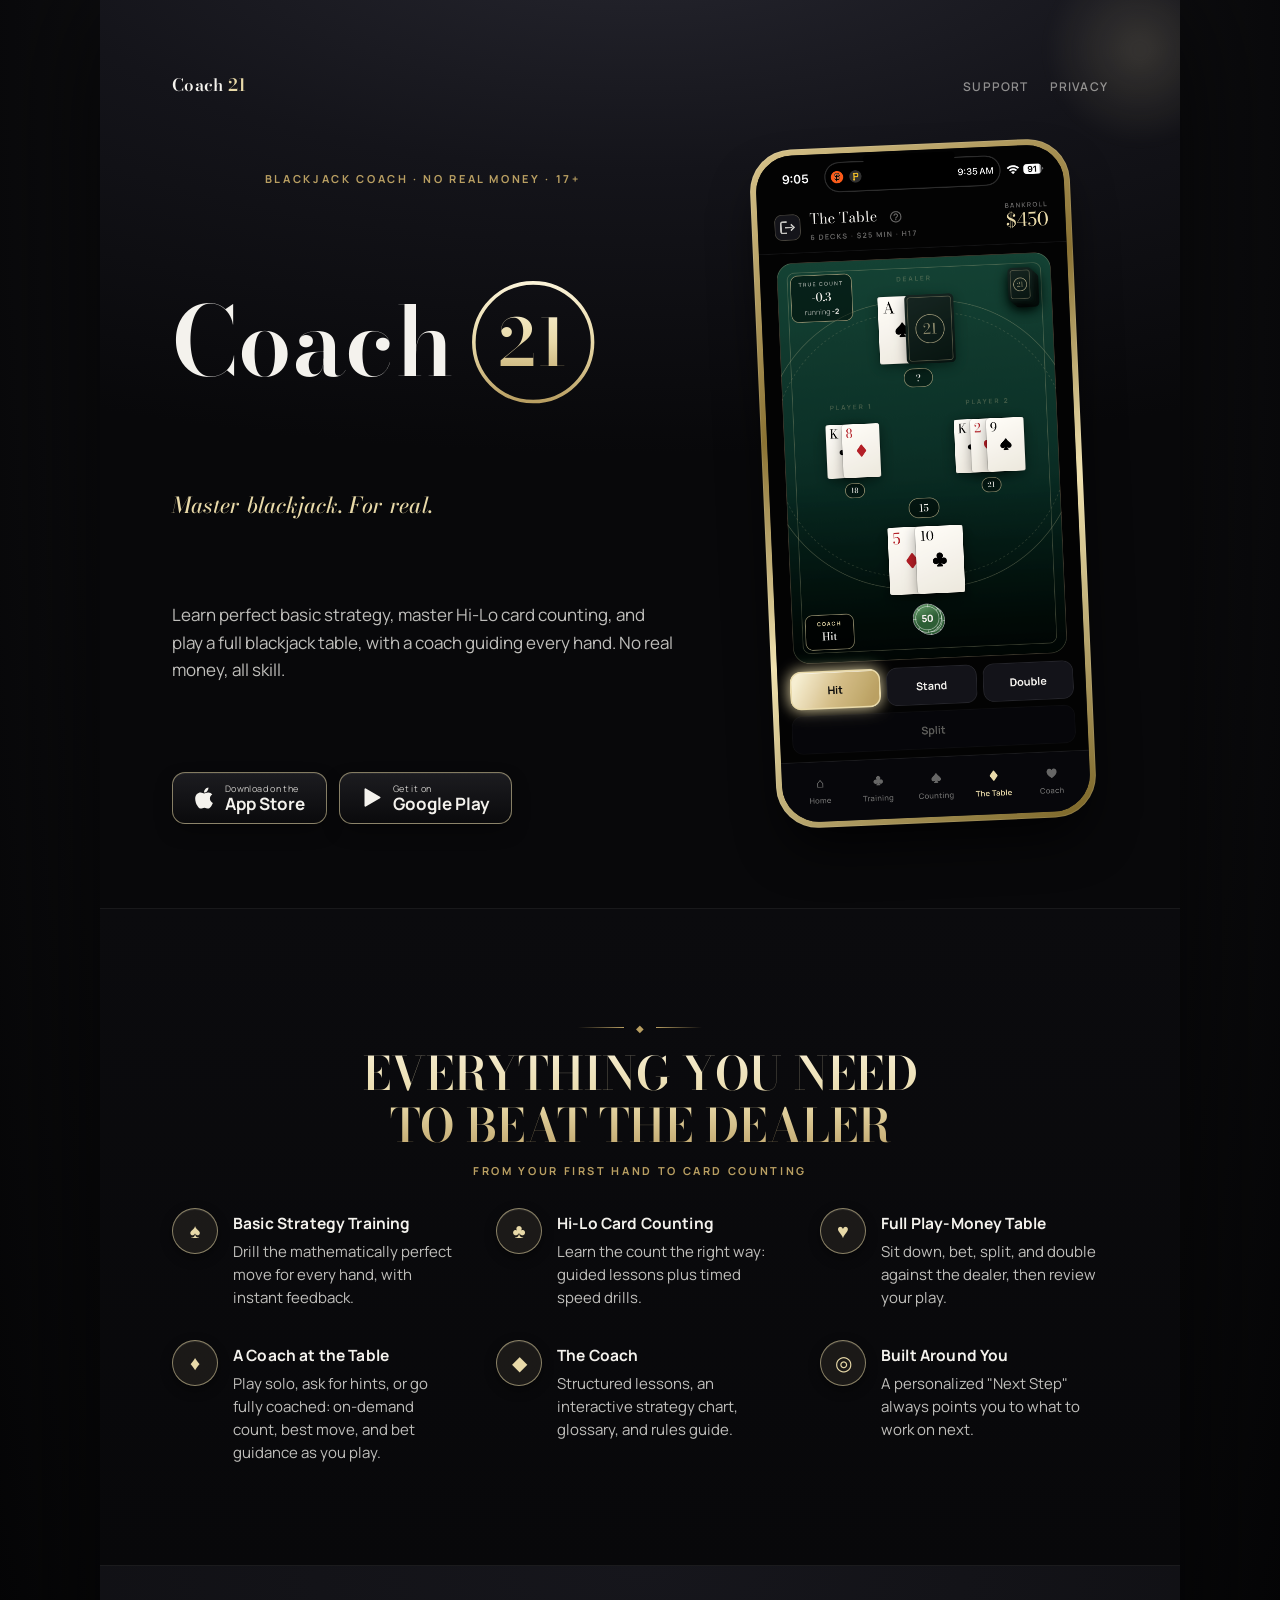
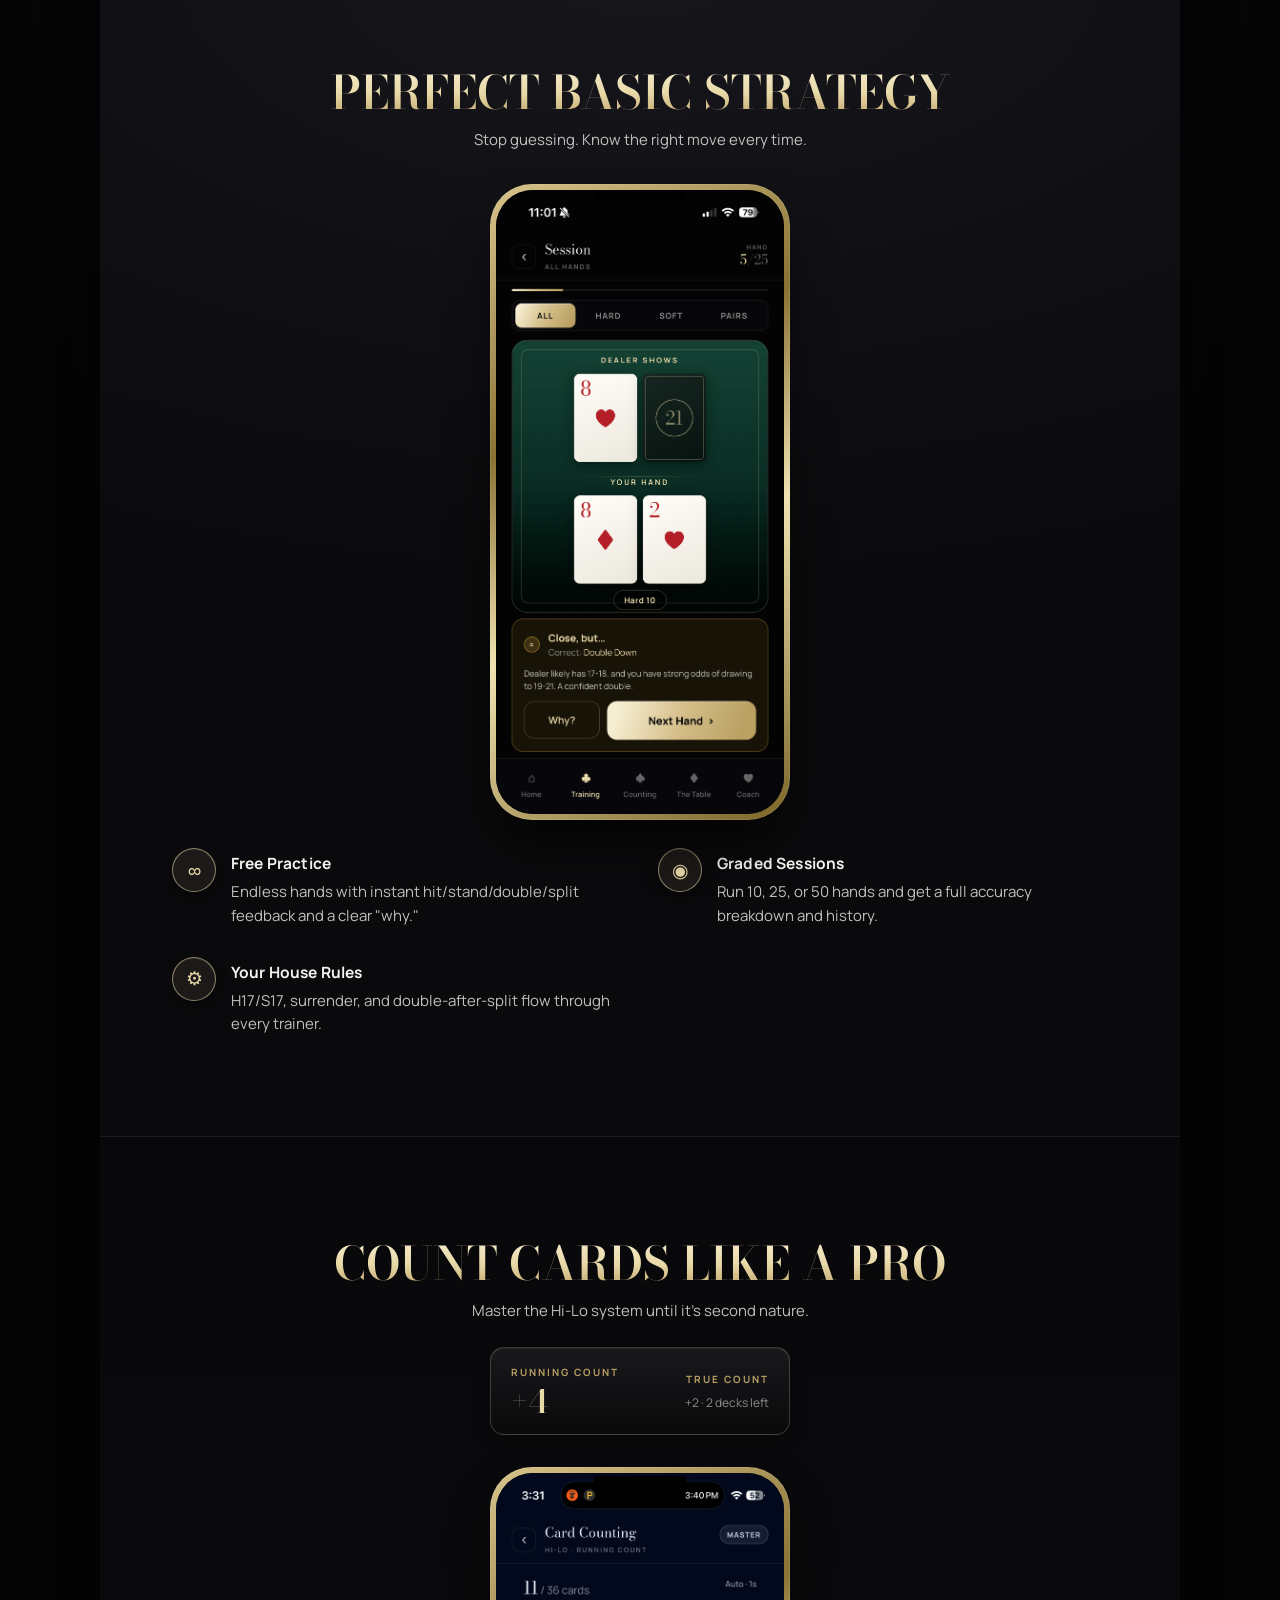
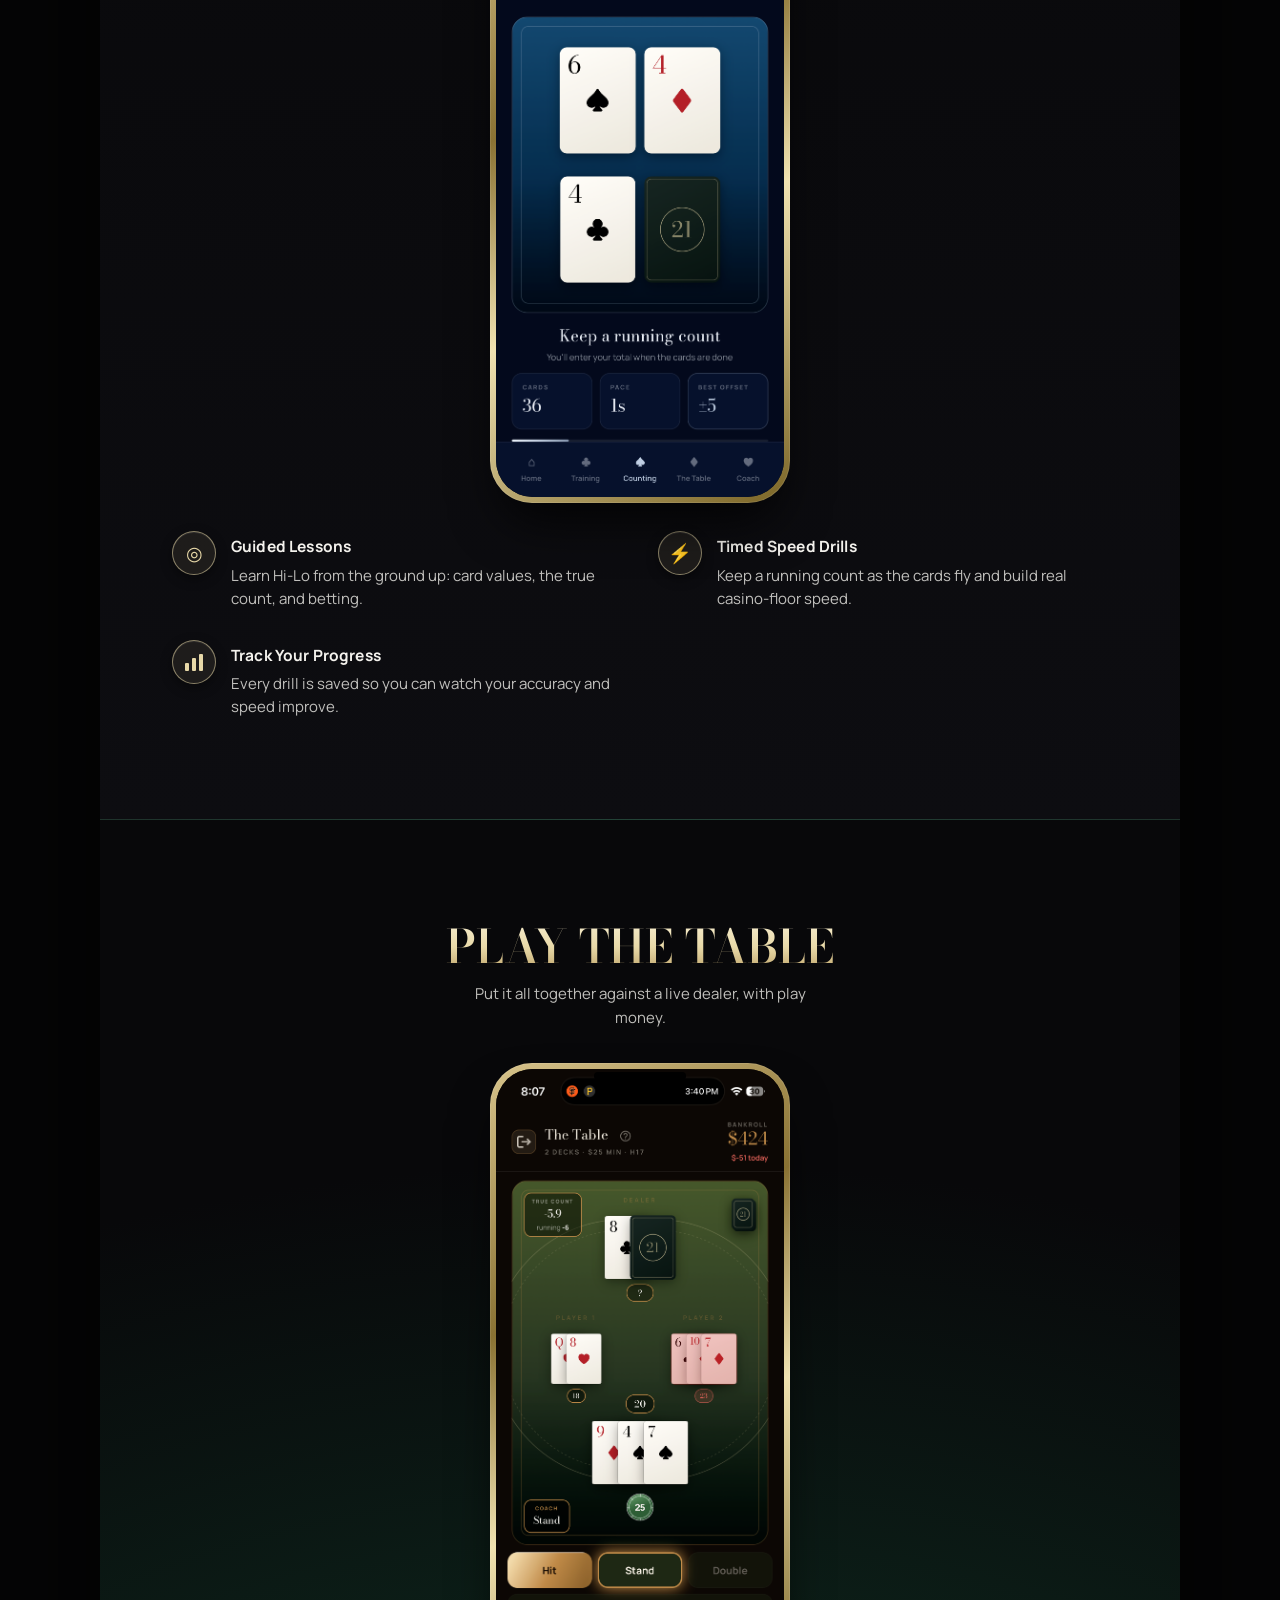
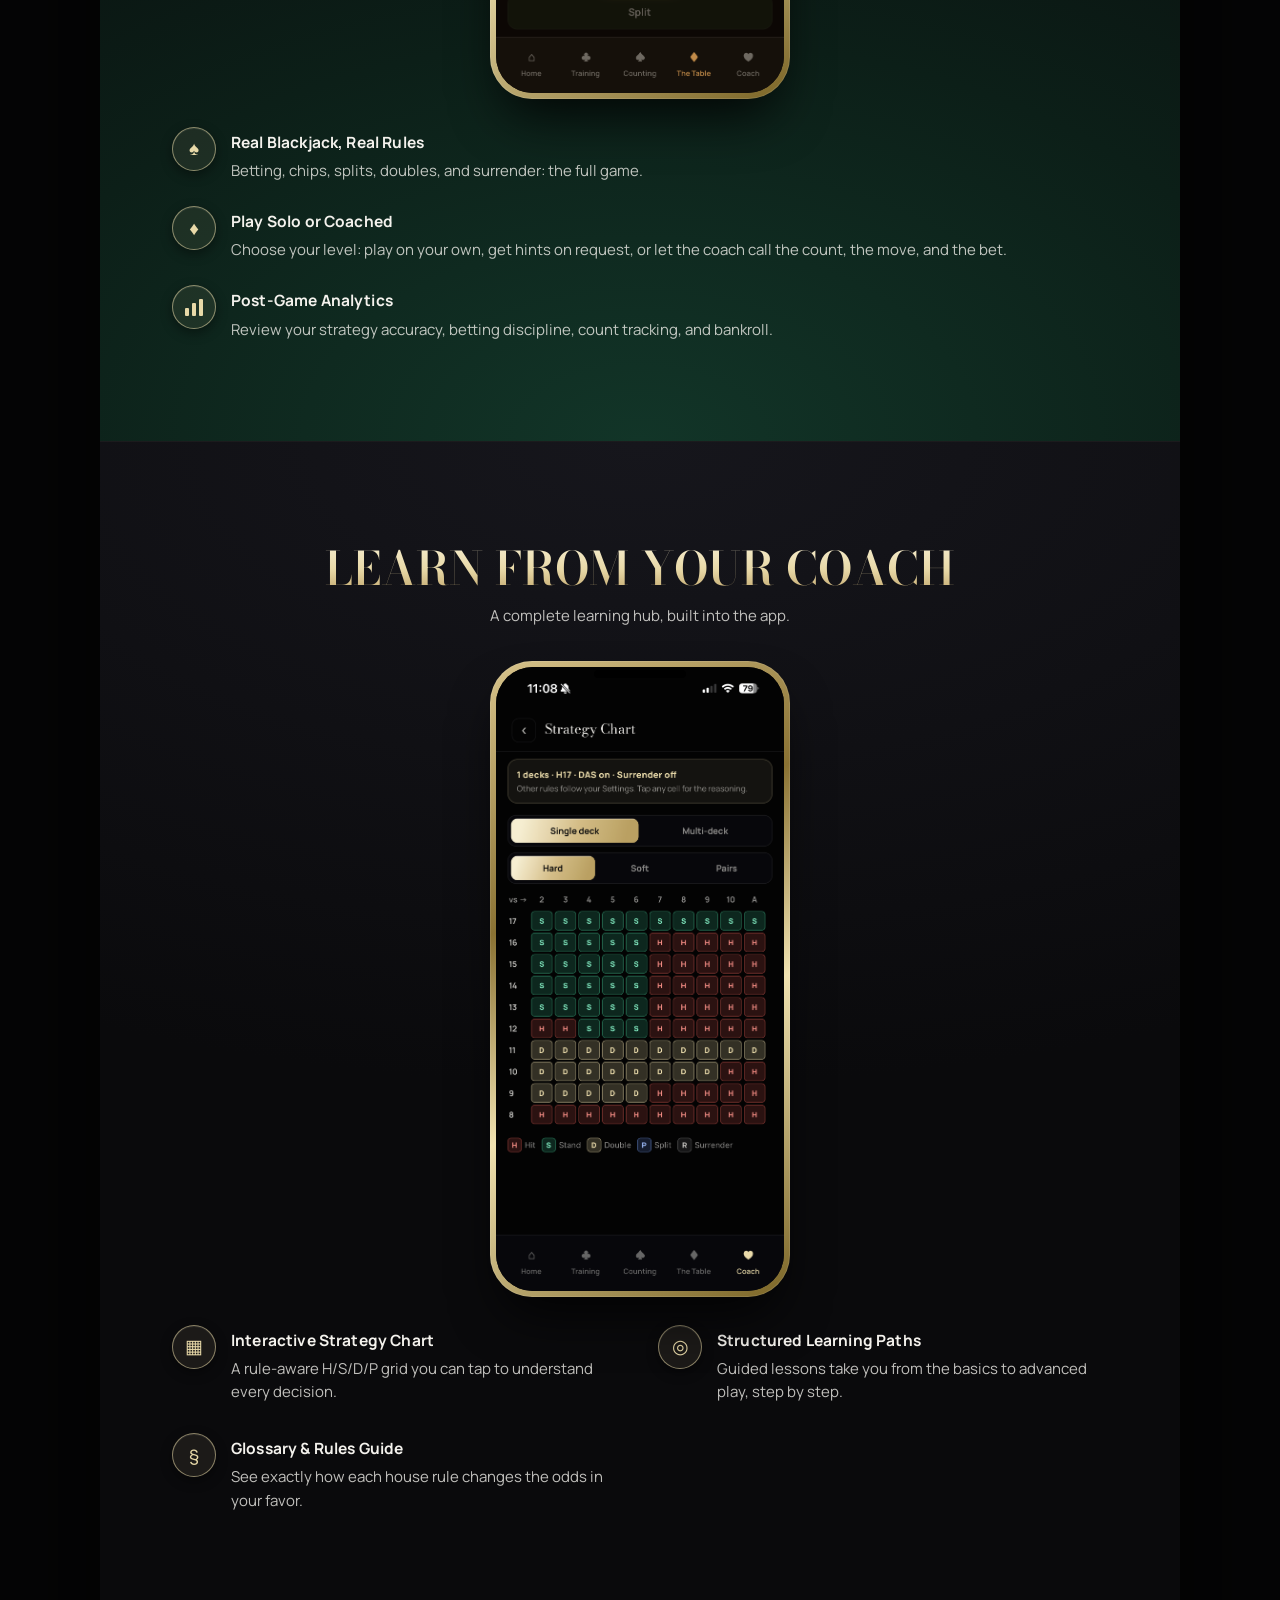
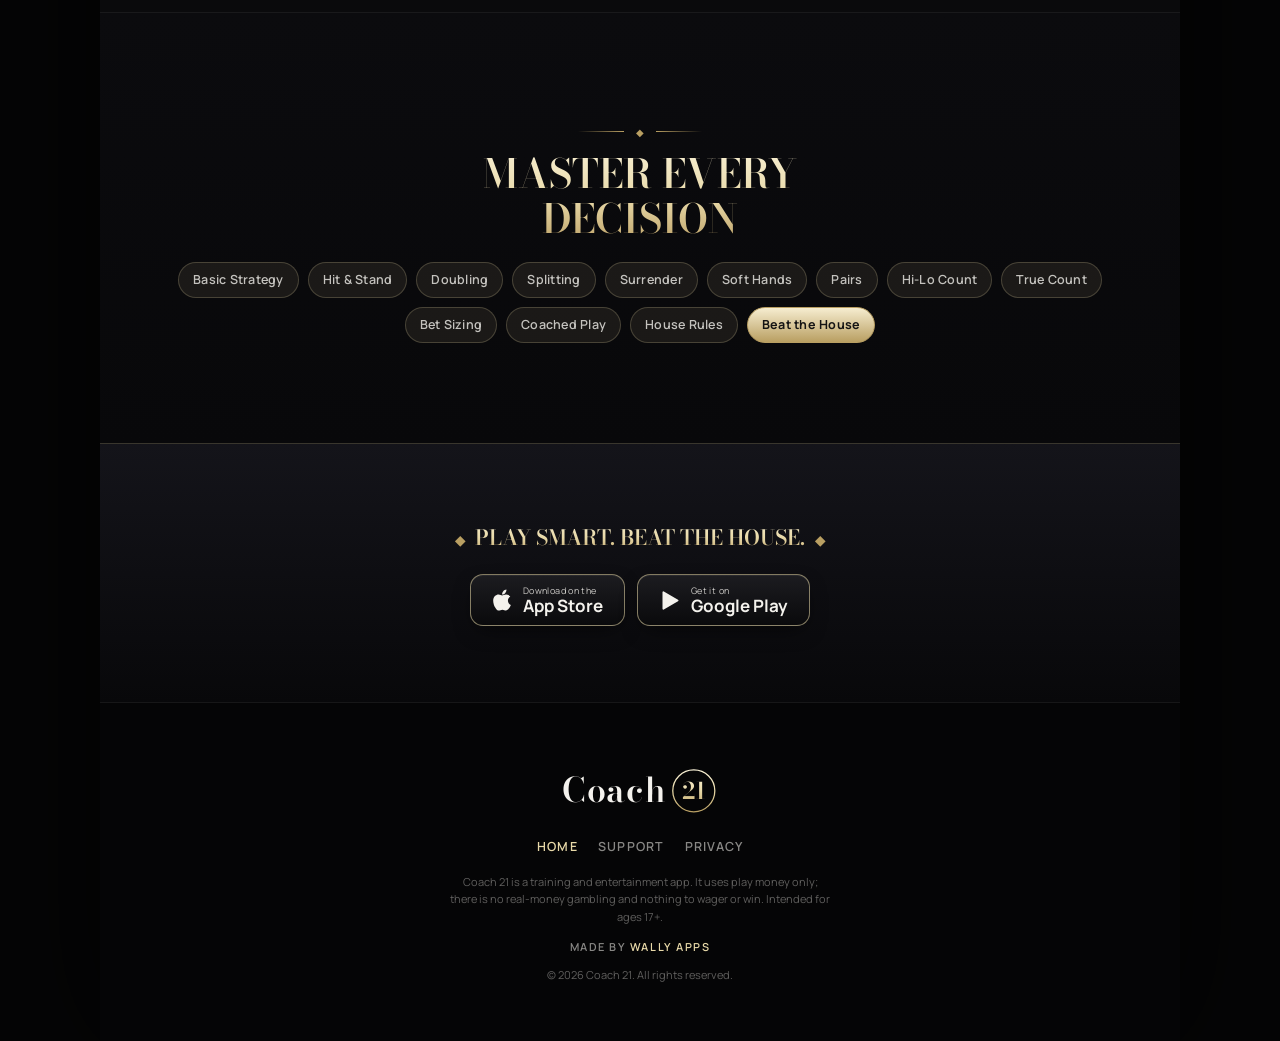
<file: index.html>
<!DOCTYPE html>
<html lang="en">
<head>
<meta charset="UTF-8" />
<meta name="viewport" content="width=device-width, initial-scale=1, viewport-fit=cover" />
<title>Coach 21 | Learn Blackjack: Strategy, Counting &amp; Coached Play</title>
<meta name="description" content="Coach 21 is a complete blackjack coach for iPhone and Android. Master perfect basic strategy, learn Hi-Lo card counting, and play a full play-money table, with a coach guiding every hand. No real money, all skill." />
<meta name="theme-color" content="#0A0A0B" />
<link rel="icon" href="images/app-icon.png" />
<link rel="apple-touch-icon" href="images/app-icon.png" />
<link rel="preconnect" href="https://fonts.googleapis.com" />
<link rel="preconnect" href="https://fonts.gstatic.com" crossorigin />
<link href="https://fonts.googleapis.com/css2?family=Bodoni+Moda:ital,opsz,wght@0,6..96,400..700;1,6..96,400..600&family=Manrope:wght@400..800&display=swap" rel="stylesheet" />
<link rel="stylesheet" href="styles.css?v=2" />
</head>
<body>

<div class="col col-home">

  <!-- ============ HERO ============ -->
  <section class="section hero">
    <div class="bokeh" aria-hidden="true"></div>

    <header class="hero-header">
      <a href="index.html" class="wordmark-sm wordmark"><span class="co">Coach</span> <span class="num">21</span></a>
      <nav>
        <a href="support.html">Support</a>
        <a href="privacy.html">Privacy</a>
      </nav>
    </header>

    <div class="hero-inner">
      <div class="eyebrow hero-eyebrow">Blackjack Coach · No Real Money · 17+</div>

      <h1 class="h1-wordmark wordmark"><span class="co">Coach</span><svg class="ring21" viewBox="0 0 120 120" role="img" aria-label="21"><defs><linearGradient id="f21a" x1="0" y1="0" x2="0" y2="1"><stop offset="0" stop-color="#FBF3D8"/><stop offset=".5" stop-color="#E8D9A8"/><stop offset="1" stop-color="#B99F62"/></linearGradient></defs><circle cx="60" cy="60" r="53" fill="none" stroke="url(#f21a)" stroke-width="3.2"/><text x="60" y="60" text-anchor="middle" dominant-baseline="central" font-family="'Bodoni Moda', Georgia, serif" font-weight="600" font-size="58" fill="url(#f21a)">21</text></svg></h1>

      <div class="subhead">Master blackjack. For real.</div>

      <p class="tagline">Learn perfect basic strategy, master Hi-Lo card counting, and play a full blackjack table, with a coach guiding every hand. No real money, all skill.</p>

      <div class="store-badges">
        <a class="appstore-badge pulse" data-appstore href="#" aria-label="Download Coach 21 on the App Store">
          <svg class="apple" width="20" height="24" viewBox="0 0 384 512" xmlns="http://www.w3.org/2000/svg" aria-hidden="true"><path d="M318.7 268.7c-.2-36.7 16.4-64.4 50-84.8-18.8-26.9-47.2-41.7-84.7-44.6-35.5-2.8-74.3 20.7-88.5 20.7-15 0-49.4-19.7-76.4-19.7C63.3 141.2 4 184.8 4 273.5q0 39.3 14.4 81.2c12.8 36.7 59 126.7 107.2 125.2 25.2-.6 43-17.9 75.8-17.9 31.8 0 48.3 17.9 76.4 17.9 48.6-.7 90.4-82.5 102.6-119.3-65.2-30.7-61.7-90-61.7-91.9zm-56.6-164.2c27.3-32.4 24.8-61.9 24-72.5-24.1 1.4-52 16.4-67.9 34.9-17.5 19.8-27.8 44.3-25.6 71.9 26.1 2 49.9-11.4 69.5-34.3z"/></svg>
          <span class="stack"><span class="top">Download on the</span><span class="bot">App Store</span></span>
        </a>
        <a class="appstore-badge" data-playstore href="#" aria-label="Get Coach 21 on Google Play">
          <svg class="gplay" width="21" height="23" viewBox="0 0 24 24" xmlns="http://www.w3.org/2000/svg" aria-hidden="true"><path d="M4 2.5v19a1 1 0 0 0 1.52.86l16.2-9.5a1 1 0 0 0 0-1.72L5.52 1.64A1 1 0 0 0 4 2.5z"/></svg>
          <span class="stack"><span class="top">Get it on</span><span class="bot">Google Play</span></span>
        </a>
      </div>

      <div class="phone float" role="img" aria-label="Coach 21 home dashboard">
        <div class="island" aria-hidden="true"></div>
        <div class="screen">
          <img src="images/screenshot-home.png" alt="Coach 21 home dashboard" />
        </div>
      </div>
    </div>
  </section>

  <!-- ============ FEATURES ============ -->
  <section class="section features">
    <div class="flourish"><span class="rule l"></span><span class="diamond">◆</span><span class="rule r"></span></div>
    <h2 class="h2 section-title-gradient">EVERYTHING YOU NEED<br>TO BEAT THE DEALER</h2>
    <div class="eyebrow" style="text-align:center;margin-top:8px;">From your first hand to card counting</div>

    <div class="feature-list" style="margin-top:28px;">
      <div class="feature-row">
        <div class="icon-circle">♠</div>
        <div>
          <div class="feature-title">Basic Strategy Training</div>
          <div class="feature-body">Drill the mathematically perfect move for every hand, with instant feedback.</div>
        </div>
      </div>
      <div class="feature-row">
        <div class="icon-circle">♣</div>
        <div>
          <div class="feature-title">Hi-Lo Card Counting</div>
          <div class="feature-body">Learn the count the right way: guided lessons plus timed speed drills.</div>
        </div>
      </div>
      <div class="feature-row">
        <div class="icon-circle">♥</div>
        <div>
          <div class="feature-title">Full Play-Money Table</div>
          <div class="feature-body">Sit down, bet, split, and double against the dealer, then review your play.</div>
        </div>
      </div>
      <div class="feature-row">
        <div class="icon-circle">♦</div>
        <div>
          <div class="feature-title">A Coach at the Table</div>
          <div class="feature-body">Play solo, ask for hints, or go fully coached: on-demand count, best move, and bet guidance as you play.</div>
        </div>
      </div>
      <div class="feature-row">
        <div class="icon-circle">◆</div>
        <div>
          <div class="feature-title">The Coach</div>
          <div class="feature-body">Structured lessons, an interactive strategy chart, glossary, and rules guide.</div>
        </div>
      </div>
      <div class="feature-row">
        <div class="icon-circle">◎</div>
        <div>
          <div class="feature-title">Built Around You</div>
          <div class="feature-body">A personalized "Next Step" always points you to what to work on next.</div>
        </div>
      </div>
    </div>
  </section>

  <!-- ============ TRAINING ============ -->
  <section class="section training">
    <h2 class="h2 section-title-gradient">PERFECT BASIC STRATEGY</h2>
    <p class="sub">Stop guessing. Know the right move every time.</p>

    <div class="phone" role="img" aria-label="Basic strategy training drill">
      <div class="island" aria-hidden="true"></div>
      <div class="screen">
        <img src="images/screenshot-training.png" alt="Basic strategy drill: hit, stand, double, or split" />
      </div>
    </div>

    <div class="feature-list" style="margin-top:28px;">
      <div class="feature-row">
        <div class="icon-circle sm">∞</div>
        <div>
          <div class="feature-title">Free Practice</div>
          <div class="feature-body">Endless hands with instant hit/stand/double/split feedback and a clear "why."</div>
        </div>
      </div>
      <div class="feature-row">
        <div class="icon-circle sm">◉</div>
        <div>
          <div class="feature-title">Graded Sessions</div>
          <div class="feature-body">Run 10, 25, or 50 hands and get a full accuracy breakdown and history.</div>
        </div>
      </div>
      <div class="feature-row">
        <div class="icon-circle sm">⚙</div>
        <div>
          <div class="feature-title">Your House Rules</div>
          <div class="feature-body">H17/S17, surrender, and double-after-split flow through every trainer.</div>
        </div>
      </div>
    </div>
  </section>

  <!-- ============ COUNTING ============ -->
  <section class="section counting">
    <h2 class="h2 section-title-gradient">COUNT CARDS LIKE A PRO</h2>
    <p class="sub">Master the Hi-Lo system until it's second nature.</p>

    <div class="count-widget" aria-hidden="true">
      <div class="cw-col">
        <span class="cw-label">Running Count</span>
        <span class="cw-val">+4</span>
      </div>
      <div class="cw-col right">
        <span class="cw-label">True Count</span>
        <span class="cw-sub">+2 · 2 decks left</span>
      </div>
    </div>

    <div class="phone" role="img" aria-label="Hi-Lo card counting drill">
      <div class="island" aria-hidden="true"></div>
      <div class="screen">
        <img src="images/screenshot-counting.png" alt="Hi-Lo running count drill" />
      </div>
    </div>

    <div class="feature-list" style="margin-top:28px;">
      <div class="feature-row">
        <div class="icon-circle sm">◎</div>
        <div>
          <div class="feature-title">Guided Lessons</div>
          <div class="feature-body">Learn Hi-Lo from the ground up: card values, the true count, and betting.</div>
        </div>
      </div>
      <div class="feature-row">
        <div class="icon-circle sm">⚡</div>
        <div>
          <div class="feature-title">Timed Speed Drills</div>
          <div class="feature-body">Keep a running count as the cards fly and build real casino-floor speed.</div>
        </div>
      </div>
      <div class="feature-row">
        <div class="icon-circle sm">
          <div class="bar-icon" aria-hidden="true"><span></span><span></span><span></span></div>
        </div>
        <div>
          <div class="feature-title">Track Your Progress</div>
          <div class="feature-body">Every drill is saved so you can watch your accuracy and speed improve.</div>
        </div>
      </div>
    </div>
  </section>

  <!-- ============ TABLE ============ -->
  <section class="section table">
    <h2 class="h2 section-title-gradient">PLAY THE TABLE</h2>
    <p class="sub">Put it all together against a live dealer, with play money.</p>

    <div class="phone" role="img" aria-label="Play-money blackjack table">
      <div class="island" aria-hidden="true"></div>
      <div class="screen">
        <img src="images/screenshot-table.png" alt="Play-money blackjack table with chips and betting" />
      </div>
    </div>

    <div class="feature-list" style="margin-top:28px;">
      <div class="feature-row">
        <div class="icon-circle sm">♠</div>
        <div>
          <div class="feature-title">Real Blackjack, Real Rules</div>
          <div class="feature-body">Betting, chips, splits, doubles, and surrender: the full game.</div>
        </div>
      </div>
      <div class="feature-row">
        <div class="icon-circle sm">♦</div>
        <div>
          <div class="feature-title">Play Solo or Coached</div>
          <div class="feature-body">Choose your level: play on your own, get hints on request, or let the coach call the count, the move, and the bet.</div>
        </div>
      </div>
      <div class="feature-row">
        <div class="icon-circle sm">
          <div class="bar-icon" aria-hidden="true"><span></span><span></span><span></span></div>
        </div>
        <div>
          <div class="feature-title">Post-Game Analytics</div>
          <div class="feature-body">Review your strategy accuracy, betting discipline, count tracking, and bankroll.</div>
        </div>
      </div>
    </div>
  </section>

  <!-- ============ COACH ============ -->
  <section class="section coach">
    <h2 class="h2 section-title-gradient">LEARN FROM YOUR COACH</h2>
    <p class="sub">A complete learning hub, built into the app.</p>

    <div class="phone" role="img" aria-label="The Coach: interactive strategy chart">
      <div class="island" aria-hidden="true"></div>
      <div class="screen">
        <img src="images/screenshot-coach.png" alt="Interactive blackjack strategy chart" />
      </div>
    </div>

    <div class="feature-list" style="margin-top:28px;">
      <div class="feature-row">
        <div class="icon-circle sm">▦</div>
        <div>
          <div class="feature-title">Interactive Strategy Chart</div>
          <div class="feature-body">A rule-aware H/S/D/P grid you can tap to understand every decision.</div>
        </div>
      </div>
      <div class="feature-row">
        <div class="icon-circle sm">◎</div>
        <div>
          <div class="feature-title">Structured Learning Paths</div>
          <div class="feature-body">Guided lessons take you from the basics to advanced play, step by step.</div>
        </div>
      </div>
      <div class="feature-row">
        <div class="icon-circle sm">§</div>
        <div>
          <div class="feature-title">Glossary &amp; Rules Guide</div>
          <div class="feature-body">See exactly how each house rule changes the odds in your favor.</div>
        </div>
      </div>
    </div>
  </section>

  <!-- ============ SKILLS ============ -->
  <section class="section features">
    <div class="flourish"><span class="rule l"></span><span class="diamond">◆</span><span class="rule r"></span></div>
    <h2 class="h2 small section-title-gradient">MASTER EVERY<br>DECISION</h2>

    <div class="tags">
      <span class="tag">Basic Strategy</span>
      <span class="tag">Hit &amp; Stand</span>
      <span class="tag">Doubling</span>
      <span class="tag">Splitting</span>
      <span class="tag">Surrender</span>
      <span class="tag">Soft Hands</span>
      <span class="tag">Pairs</span>
      <span class="tag">Hi-Lo Count</span>
      <span class="tag">True Count</span>
      <span class="tag">Bet Sizing</span>
      <span class="tag">Coached Play</span>
      <span class="tag">House Rules</span>
      <span class="tag hi">Beat the House</span>
    </div>
  </section>

  <!-- ============ CTA BAND ============ -->
  <section class="section cta-band">
    <div class="cta-line"><span class="d">◆</span><span class="section-title-gradient">PLAY SMART. BEAT THE HOUSE.</span><span class="d">◆</span></div>
    <div class="store-badges">
      <a class="appstore-badge" data-appstore href="#" aria-label="Download Coach 21 on the App Store">
        <svg class="apple" width="20" height="24" viewBox="0 0 384 512" xmlns="http://www.w3.org/2000/svg" aria-hidden="true"><path d="M318.7 268.7c-.2-36.7 16.4-64.4 50-84.8-18.8-26.9-47.2-41.7-84.7-44.6-35.5-2.8-74.3 20.7-88.5 20.7-15 0-49.4-19.7-76.4-19.7C63.3 141.2 4 184.8 4 273.5q0 39.3 14.4 81.2c12.8 36.7 59 126.7 107.2 125.2 25.2-.6 43-17.9 75.8-17.9 31.8 0 48.3 17.9 76.4 17.9 48.6-.7 90.4-82.5 102.6-119.3-65.2-30.7-61.7-90-61.7-91.9zm-56.6-164.2c27.3-32.4 24.8-61.9 24-72.5-24.1 1.4-52 16.4-67.9 34.9-17.5 19.8-27.8 44.3-25.6 71.9 26.1 2 49.9-11.4 69.5-34.3z"/></svg>
        <span class="stack"><span class="top">Download on the</span><span class="bot">App Store</span></span>
      </a>
      <a class="appstore-badge" data-playstore href="#" aria-label="Get Coach 21 on Google Play">
        <svg class="gplay" width="21" height="23" viewBox="0 0 24 24" xmlns="http://www.w3.org/2000/svg" aria-hidden="true"><path d="M4 2.5v19a1 1 0 0 0 1.52.86l16.2-9.5a1 1 0 0 0 0-1.72L5.52 1.64A1 1 0 0 0 4 2.5z"/></svg>
        <span class="stack"><span class="top">Get it on</span><span class="bot">Google Play</span></span>
      </a>
    </div>
  </section>

  <!-- ============ FOOTER ============ -->
  <footer class="footer">
    <div class="wordmark-lg wordmark"><span class="co">Coach</span><svg class="ring21" viewBox="0 0 120 120" role="img" aria-label="21"><defs><linearGradient id="f21b" x1="0" y1="0" x2="0" y2="1"><stop offset="0" stop-color="#FBF3D8"/><stop offset=".5" stop-color="#E8D9A8"/><stop offset="1" stop-color="#B99F62"/></linearGradient></defs><circle cx="60" cy="60" r="53" fill="none" stroke="url(#f21b)" stroke-width="3.2"/><text x="60" y="60" text-anchor="middle" dominant-baseline="central" font-family="'Bodoni Moda', Georgia, serif" font-weight="600" font-size="58" fill="url(#f21b)">21</text></svg></div>
    <nav>
      <a href="index.html" class="current">Home</a>
      <a href="support.html">Support</a>
      <a href="privacy.html">Privacy</a>
    </nav>
    <p class="disclaimer">Coach 21 is a training and entertainment app. It uses play money only; there is no real-money gambling and nothing to wager or win. Intended for ages 17+.</p>
    <p class="madeby">Made by <a href="https://wallyapps.com">Wally Apps</a></p>
    <p class="copyright">© 2026 Coach 21. All rights reserved.</p>
  </footer>

</div>

<script src="site.js"></script>
</body>
</html>
</file>
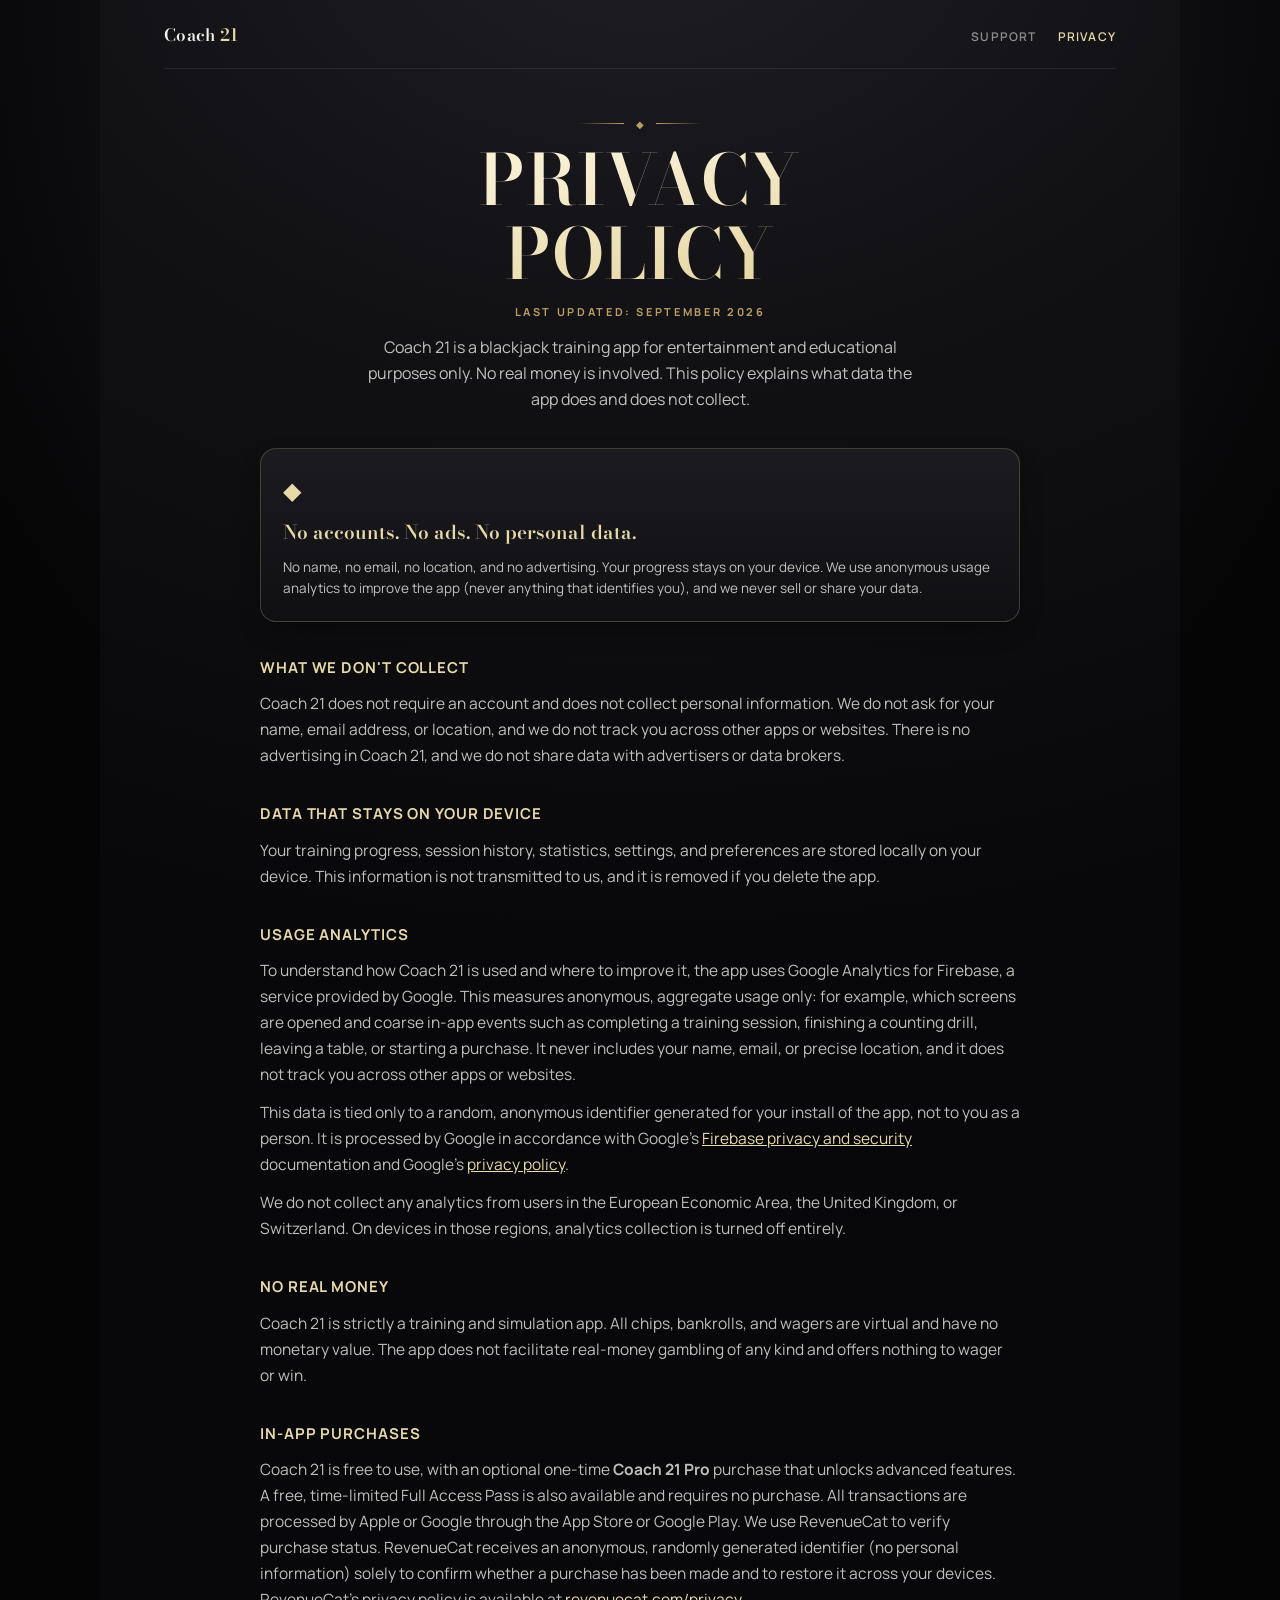
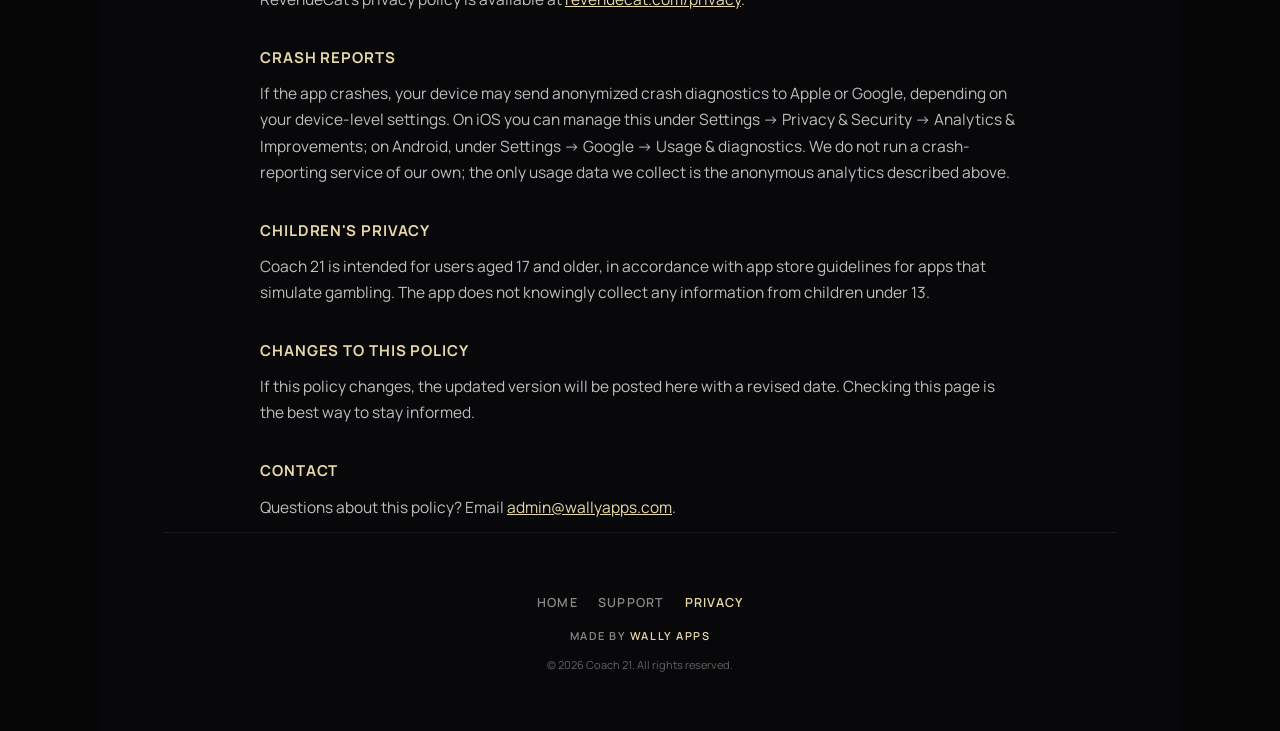
<file: privacy.html>
<!DOCTYPE html>
<html lang="en">
<head>
<meta charset="UTF-8" />
<meta name="viewport" content="width=device-width, initial-scale=1, viewport-fit=cover" />
<title>Privacy Policy | Coach 21</title>
<meta name="description" content="Privacy policy for Coach 21: what data we collect and how it is used. No accounts, no ads, no personal data; only anonymous usage analytics." />
<meta name="theme-color" content="#0A0A0B" />
<link rel="icon" href="images/app-icon.png" />
<link rel="apple-touch-icon" href="images/app-icon.png" />
<link rel="preconnect" href="https://fonts.googleapis.com" />
<link rel="preconnect" href="https://fonts.gstatic.com" crossorigin />
<link href="https://fonts.googleapis.com/css2?family=Bodoni+Moda:ital,opsz,wght@0,6..96,400..700;1,6..96,400..600&family=Manrope:wght@400..800&display=swap" rel="stylesheet" />
<link rel="stylesheet" href="styles.css?v=2" />
</head>
<body>

<div class="col col-doc">

  <header class="doc-header">
    <a href="index.html" class="wordmark-sm wordmark"><span class="co">Coach</span> <span class="num">21</span></a>
    <nav>
      <a href="support.html">Support</a>
      <a href="privacy.html" class="current">Privacy</a>
    </nav>
  </header>

  <div class="doc-title-block">
    <div class="flourish"><span class="rule l"></span><span class="diamond">◆</span><span class="rule r"></span></div>
    <h1 class="h1-doc gold-foil">PRIVACY<br>POLICY</h1>
    <div class="eyebrow" style="margin-top:8px;">Last updated: September 2026</div>
    <p class="doc-intro" style="margin-top:14px;">Coach 21 is a blackjack training app for entertainment and educational purposes only. No real money is involved. This policy explains what data the app does and does not collect.</p>
  </div>

  <div class="card">
    <span class="diamond-lg" aria-hidden="true">◆</span>
    <h3>No accounts. No ads. No personal data.</h3>
    <div class="card-sub">No name, no email, no location, and no advertising. Your progress stays on your device. We use anonymous usage analytics to improve the app (never anything that identifies you), and we never sell or share your data.</div>
  </div>

  <div class="prose">

    <h2>What we don't collect</h2>
    <p>Coach 21 does not require an account and does not collect personal information. We do not ask for your name, email address, or location, and we do not track you across other apps or websites. There is no advertising in Coach 21, and we do not share data with advertisers or data brokers.</p>

    <h2>Data that stays on your device</h2>
    <p>Your training progress, session history, statistics, settings, and preferences are stored locally on your device. This information is not transmitted to us, and it is removed if you delete the app.</p>

    <h2>Usage analytics</h2>
    <p>To understand how Coach 21 is used and where to improve it, the app uses Google Analytics for Firebase, a service provided by Google. This measures anonymous, aggregate usage only: for example, which screens are opened and coarse in-app events such as completing a training session, finishing a counting drill, leaving a table, or starting a purchase. It never includes your name, email, or precise location, and it does not track you across other apps or websites.</p>
    <p>This data is tied only to a random, anonymous identifier generated for your install of the app, not to you as a person. It is processed by Google in accordance with Google's <a class="lnk" href="https://firebase.google.com/support/privacy">Firebase privacy and security</a> documentation and Google's <a class="lnk" href="https://policies.google.com/privacy">privacy policy</a>.</p>
    <p>We do not collect any analytics from users in the European Economic Area, the United Kingdom, or Switzerland. On devices in those regions, analytics collection is turned off entirely.</p>

    <h2>No real money</h2>
    <p>Coach 21 is strictly a training and simulation app. All chips, bankrolls, and wagers are virtual and have no monetary value. The app does not facilitate real-money gambling of any kind and offers nothing to wager or win.</p>

    <h2>In-app purchases</h2>
    <p>Coach 21 is free to use, with an optional one-time <strong>Coach 21 Pro</strong> purchase that unlocks advanced features. A free, time-limited Full Access Pass is also available and requires no purchase. All transactions are processed by Apple or Google through the App Store or Google Play. We use RevenueCat to verify purchase status. RevenueCat receives an anonymous, randomly generated identifier (no personal information) solely to confirm whether a purchase has been made and to restore it across your devices. RevenueCat's privacy policy is available at <a class="lnk" href="https://www.revenuecat.com/privacy">revenuecat.com/privacy</a>.</p>

    <h2>Crash reports</h2>
    <p>If the app crashes, your device may send anonymized crash diagnostics to Apple or Google, depending on your device-level settings. On iOS you can manage this under Settings → Privacy &amp; Security → Analytics &amp; Improvements; on Android, under Settings → Google → Usage &amp; diagnostics. We do not run a crash-reporting service of our own; the only usage data we collect is the anonymous analytics described above.</p>

    <h2>Children's privacy</h2>
    <p>Coach 21 is intended for users aged 17 and older, in accordance with app store guidelines for apps that simulate gambling. The app does not knowingly collect any information from children under 13.</p>

    <h2>Changes to this policy</h2>
    <p>If this policy changes, the updated version will be posted here with a revised date. Checking this page is the best way to stay informed.</p>

    <h2>Contact</h2>
    <p>Questions about this policy? Email <a class="lnk" data-crmail href="#"><span data-crmail-show>admin (at) wallyapps (dot) com</span></a>.</p>

  </div>

  <footer class="footer">
    <nav>
      <a href="index.html">Home</a>
      <a href="support.html">Support</a>
      <a href="privacy.html" class="current">Privacy</a>
    </nav>
    <p class="madeby">Made by <a href="https://wallyapps.com">Wally Apps</a></p>
    <p class="copyright">© 2026 Coach 21. All rights reserved.</p>
  </footer>

</div>

<script src="site.js"></script>
</body>
</html>
</file>
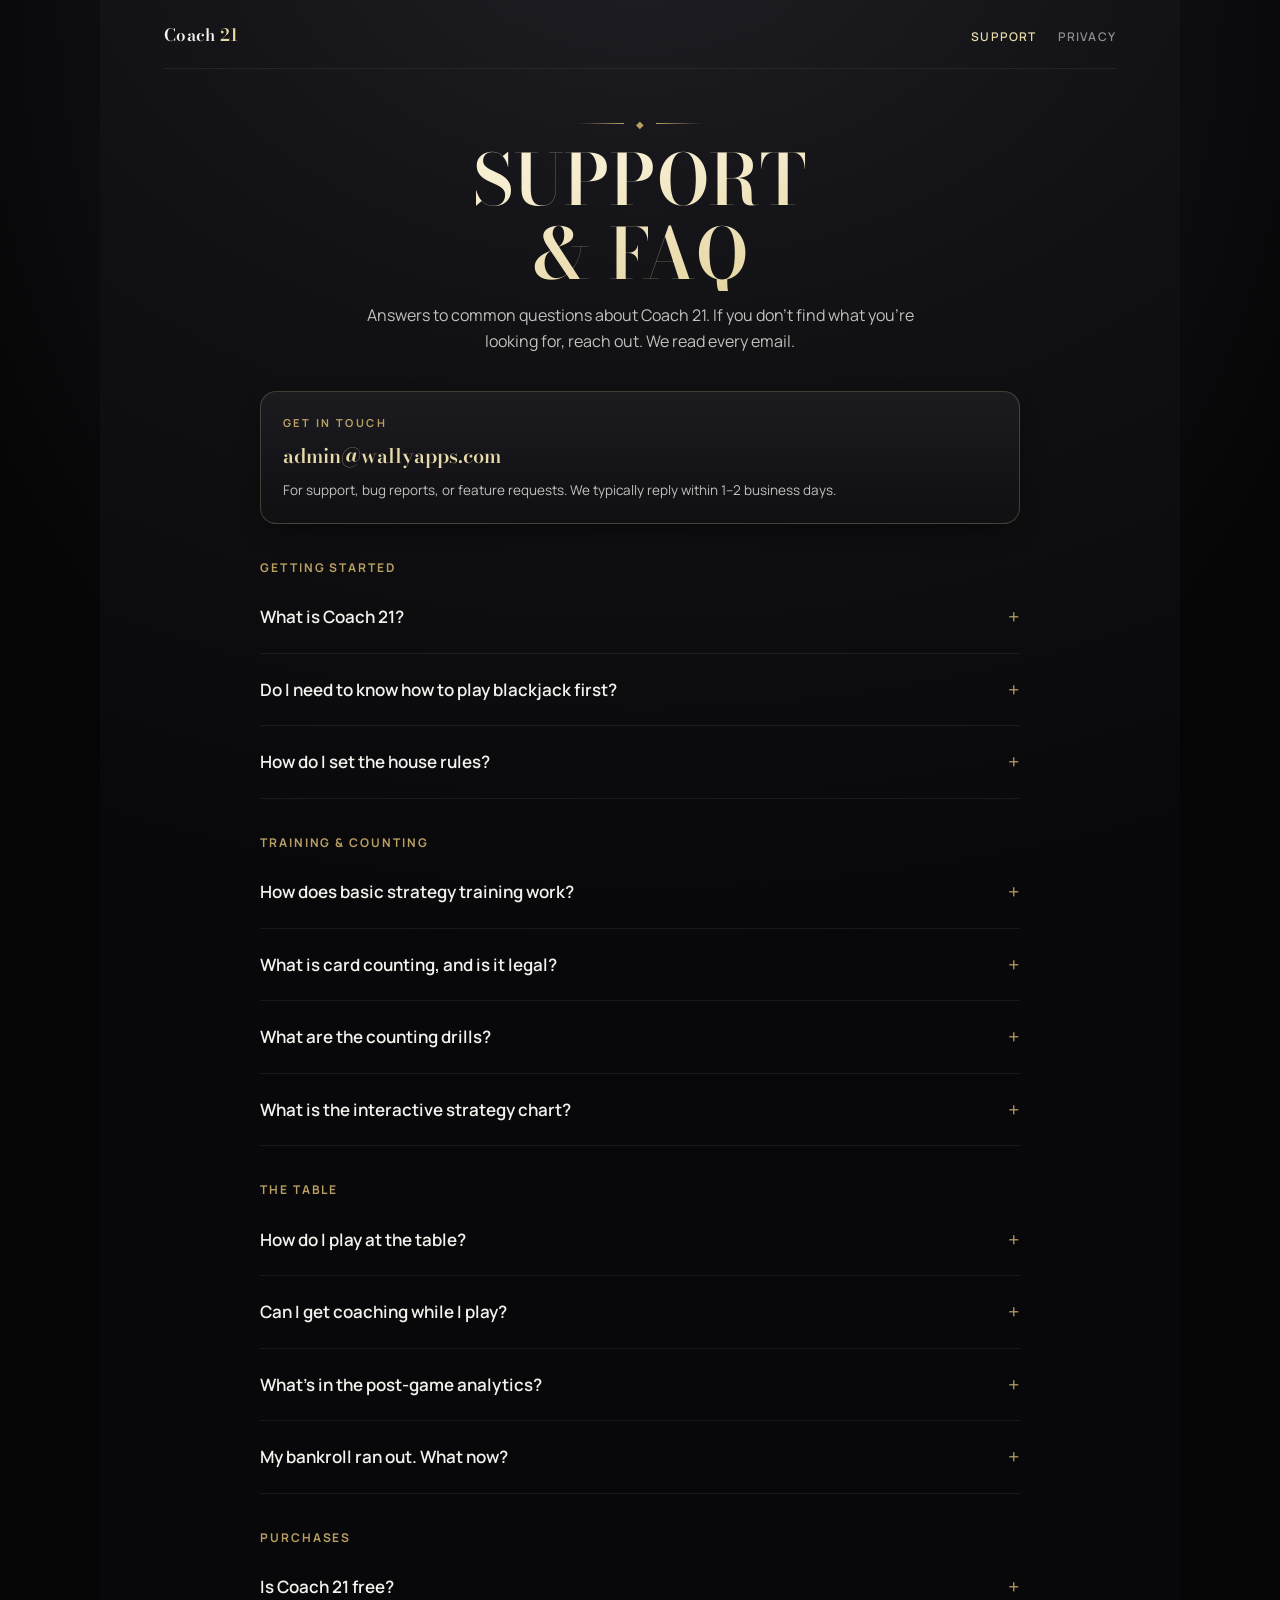
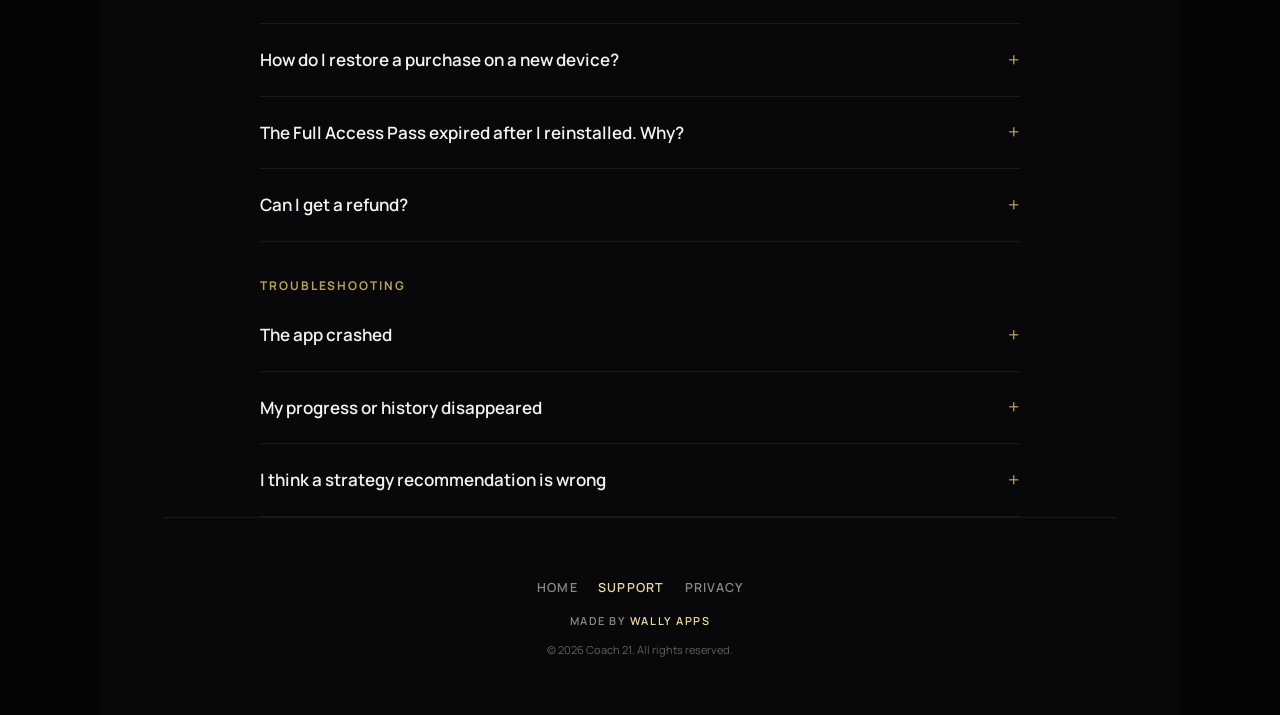
<file: support.html>
<!DOCTYPE html>
<html lang="en">
<head>
<meta charset="UTF-8" />
<meta name="viewport" content="width=device-width, initial-scale=1, viewport-fit=cover" />
<title>Support &amp; FAQ | Coach 21</title>
<meta name="description" content="Support and FAQ for Coach 21, the complete blackjack coach for iPhone and Android." />
<meta name="theme-color" content="#0A0A0B" />
<link rel="icon" href="images/app-icon.png" />
<link rel="apple-touch-icon" href="images/app-icon.png" />
<link rel="preconnect" href="https://fonts.googleapis.com" />
<link rel="preconnect" href="https://fonts.gstatic.com" crossorigin />
<link href="https://fonts.googleapis.com/css2?family=Bodoni+Moda:ital,opsz,wght@0,6..96,400..700;1,6..96,400..600&family=Manrope:wght@400..800&display=swap" rel="stylesheet" />
<link rel="stylesheet" href="styles.css?v=2" />
</head>
<body>

<div class="col col-doc">

  <header class="doc-header">
    <a href="index.html" class="wordmark-sm wordmark"><span class="co">Coach</span> <span class="num">21</span></a>
    <nav>
      <a href="support.html" class="current">Support</a>
      <a href="privacy.html">Privacy</a>
    </nav>
  </header>

  <div class="doc-title-block">
    <div class="flourish"><span class="rule l"></span><span class="diamond">◆</span><span class="rule r"></span></div>
    <h1 class="h1-doc gold-foil">SUPPORT<br>&amp; FAQ</h1>
    <p class="doc-intro">Answers to common questions about Coach 21. If you don't find what you're looking for, reach out. We read every email.</p>
  </div>

  <!-- Contact card -->
  <a class="card" data-crmail href="#">
    <div class="card-eyebrow">Get in touch</div>
    <div class="card-email" data-crmail-show>admin (at) wallyapps (dot) com</div>
    <div class="card-sub">For support, bug reports, or feature requests. We typically reply within 1–2 business days.</div>
  </a>

  <!-- ============ Getting Started ============ -->
  <div class="faq-group">Getting Started</div>

  <details class="faq">
    <summary>What is Coach 21?<span class="crq">+</span></summary>
    <div class="a"><p>Coach 21 is a complete blackjack coach for iPhone and Android. It teaches you perfect basic strategy, Hi-Lo card counting, and real table play, with a built-in coach guiding every hand. Everything uses play money; there's no real-money gambling.</p></div>
  </details>

  <details class="faq">
    <summary>Do I need to know how to play blackjack first?<span class="crq">+</span></summary>
    <div class="a"><p>Not at all. The Coach includes structured learning paths that start with the absolute basics (the goal of each hand, what the dealer does, and the core decisions) before moving on to strategy and counting. Beginners and experienced players are both covered.</p></div>
  </details>

  <details class="faq">
    <summary>How do I set the house rules?<span class="crq">+</span></summary>
    <div class="a"><p>Open Settings (the gear icon on the Home screen) to set your house rules: dealer hits or stands on soft 17 (H17/S17), whether surrender is allowed, and double-after-split. These rules flow through the trainers and the table so you practice for the exact game you'll face.</p></div>
  </details>

  <!-- ============ Training & Counting ============ -->
  <div class="faq-group">Training &amp; Counting</div>

  <details class="faq">
    <summary>How does basic strategy training work?<span class="crq">+</span></summary>
    <div class="a"><p>You're dealt a hand and the dealer's upcard, then you choose to hit, stand, double, split, or surrender. The app instantly tells you whether it was the mathematically correct play and explains why. Use Free Practice for endless reps, or Session Mode for a graded run of 10, 25, or 50 hands with an accuracy breakdown you can track over time.</p></div>
  </details>

  <details class="faq">
    <summary>What is card counting, and is it legal?<span class="crq">+</span></summary>
    <div class="a"><p>Card counting is a skill that tracks the ratio of high to low cards remaining in the shoe to inform your decisions. Coach 21 teaches the popular Hi-Lo system through guided lessons and timed drills. Counting is a mental skill and is not illegal, but it is a game of practice, and casinos may ask skilled players to leave. Coach 21 is a training tool only.</p></div>
  </details>

  <details class="faq">
    <summary>What are the counting drills?<span class="crq">+</span></summary>
    <div class="a"><p>The Counting trainer includes lessons that teach the Hi-Lo values and the true count, plus drills that time how quickly and accurately you keep a running count as cards are dealt. Your results are saved so you can watch your speed and accuracy improve.</p></div>
  </details>

  <details class="faq">
    <summary>What is the interactive strategy chart?<span class="crq">+</span></summary>
    <div class="a"><p>In the Coach, the strategy chart is a color-coded grid showing the correct move (hit, stand, double, or split) for every combination of your hand and the dealer's upcard. It's rule-aware (it updates to match your house rules), and you can tap any cell to understand the reasoning behind that decision.</p></div>
  </details>

  <!-- ============ The Table ============ -->
  <div class="faq-group">The Table</div>

  <details class="faq">
    <summary>How do I play at the table?<span class="crq">+</span></summary>
    <div class="a"><p>Open The Table and sit down with a play-money bankroll. Place a bet, deal, and make your decisions against the dealer, including splits, doubles, and surrender where your rules allow. When you leave, you'll get a post-game recap of your play.</p></div>
  </details>

  <details class="faq">
    <summary>Can I get coaching while I play?<span class="crq">+</span></summary>
    <div class="a"><p>Yes. When you sit down you choose your level of help:</p>
      <ul>
        <li><strong>Solo</strong>: play on your own, graded honestly with no assistance.</li>
        <li><strong>Hints</strong>: play on your own but tap for the running count, the best move, or bet guidance whenever you want. Asking for a hint simply doesn't earn correct-play credit for that decision.</li>
        <li><strong>Coached</strong>: the count, the recommended move, and the suggested bet are shown throughout, so you can learn the flow with the coach beside you.</li>
      </ul>
    </div>
  </details>

  <details class="faq">
    <summary>What's in the post-game analytics?<span class="crq">+</span></summary>
    <div class="a"><p>After a table session you get a breakdown of your strategy accuracy, your betting discipline (including how well your bet sizes tracked the count), and your bankroll's peak and low, the same way a serious player reviews a session to improve.</p></div>
  </details>

  <details class="faq">
    <summary>My bankroll ran out. What now?<span class="crq">+</span></summary>
    <div class="a"><p>Since no real money is involved, you can start a new table session with a fresh play-money buy-in any time. Nothing is ever at stake.</p></div>
  </details>

  <!-- ============ Purchases ============ -->
  <div class="faq-group">Purchases</div>

  <details class="faq">
    <summary>Is Coach 21 free?<span class="crq">+</span></summary>
    <div class="a">
      <p>Yes, you can practice basic strategy and play at the table for free. A one-time purchase unlocks the full depth:</p>
      <ul>
        <li><strong>Coach 21 Pro</strong>: unlimited counting drills, graded sessions, full strategy analytics, session history, and advanced Coach content. A one-time purchase, yours for life.</li>
        <li><strong>Full Access Pass</strong>: a free, 72-hour pass that unlocks everything so you can try Pro before you buy. No purchase required.</li>
      </ul>
    </div>
  </details>

  <details class="faq">
    <summary>How do I restore a purchase on a new device?<span class="crq">+</span></summary>
    <div class="a"><p>Open the app, go to Settings, and tap <strong>Restore Purchases</strong>. As long as you're signed in with the same Apple ID (iOS) or Google account (Android) you used to buy, your Pro unlock will reactivate.</p></div>
  </details>

  <details class="faq">
    <summary>The Full Access Pass expired after I reinstalled. Why?<span class="crq">+</span></summary>
    <div class="a"><p>The free Full Access Pass is tracked locally on your device, so reinstalling the app can reset it. Your one-time <strong>Coach 21 Pro</strong> purchase, by contrast, is tied to your Apple ID or Google account and can always be restored.</p></div>
  </details>

  <details class="faq">
    <summary>Can I get a refund?<span class="crq">+</span></summary>
    <div class="a"><p>Refunds are handled by the store you purchased from. On iOS, visit <a class="lnk" href="https://reportaproblem.apple.com">reportaproblem.apple.com</a>, sign in, and select the Coach 21 purchase. On Android, request a refund through <a class="lnk" href="https://play.google.com/store/account">Google Play</a> (Play Store → Payments &amp; subscriptions → Budget &amp; order history).</p></div>
  </details>

  <!-- ============ Troubleshooting ============ -->
  <div class="faq-group">Troubleshooting</div>

  <details class="faq">
    <summary>The app crashed<span class="crq">+</span></summary>
    <div class="a"><p>Force-quit and re-open the app. If a specific action causes a repeat crash, please email us with your device model and iOS version; that's the fastest way to get it fixed.</p></div>
  </details>

  <details class="faq">
    <summary>My progress or history disappeared<span class="crq">+</span></summary>
    <div class="a"><p>Progress and history are stored locally on your device. Deleting the app, or in some cases restoring a device from a backup, can clear it. If something looks wrong, email us with the details and we'll help.</p></div>
  </details>

  <details class="faq">
    <summary>I think a strategy recommendation is wrong<span class="crq">+</span></summary>
    <div class="a"><p>The correct play in blackjack depends on your house rules, so double-check your settings (H17/S17, surrender, DAS) first; the strategy chart updates to match them. If you still believe there's an error, email us with the hand, the dealer's upcard, and your rules, and we'll investigate.</p></div>
  </details>

  <footer class="footer">
    <nav>
      <a href="index.html">Home</a>
      <a href="support.html" class="current">Support</a>
      <a href="privacy.html">Privacy</a>
    </nav>
    <p class="madeby">Made by <a href="https://wallyapps.com">Wally Apps</a></p>
    <p class="copyright">© 2026 Coach 21. All rights reserved.</p>
  </footer>

</div>

<script src="site.js"></script>
</body>
</html>
</file>
<file: styles.css>
/* Coach 21: shared styles. Mobile-first; column max-width 460px.
   Palette: graphite "vault" + champagne gold, matching the app's redesign.
   Type: Bodoni Moda (display serif) + Manrope (body). Portrait phone mockups. */

:root {
  /* Vault palette (mirrors src/theme/palette.ts → vault) */
  --bg-deep: #050506;
  --bg: #0A0A0B;
  --bg-mid: #1B1B20;
  --bg-card: #101013;
  --felt: #13322A;
  --felt-hi: #1B4437;
  --gold: #E8D9A8;
  --gold-hi: #F6EDD0;
  --gold-dim: #B99F62;
  --ink: #141414;               /* text on gold surfaces */
  --text: #F4F2ED;
  --text-2: rgba(244, 242, 237, 0.78);
  --text-muted: rgba(244, 242, 237, 0.55);
  --text-dim: rgba(244, 242, 237, 0.38);
  --border-gold: rgba(232, 217, 168, 0.22);
  --border-gold-hi: rgba(232, 217, 168, 0.55);
  --border-subtle: rgba(255, 255, 255, 0.07);
  --chip: rgba(232, 217, 168, 0.08);

  --serif: 'Bodoni Moda', Georgia, 'Times New Roman', serif;
  --sans: 'Manrope', -apple-system, BlinkMacSystemFont, 'Segoe UI', sans-serif;
}

*, *::before, *::after { box-sizing: border-box; }
html, body { margin: 0; padding: 0; }
body {
  background: var(--bg);
  color: var(--text-2);
  font-family: var(--sans);
  font-size: 15px;
  line-height: 1.62;
  -webkit-font-smoothing: antialiased;
  -webkit-text-size-adjust: 100%;
}
img { max-width: 100%; display: block; }
a { color: var(--gold); text-decoration: none; }
a:hover { text-decoration: underline; }

/* ---- Layout columns ---- */
.col {
  max-width: 460px;
  margin: 0 auto;
  position: relative;
}
.col-home {
  background:
    radial-gradient(135% 55% at 50% -6%, #24242c 0%, #131317 40%, #08080a 78%, #050506 100%);
  overflow: hidden;
  box-shadow: 0 0 80px rgba(0, 0, 0, 0.7);
}
.col-doc {
  padding: 0 22px;
  background:
    radial-gradient(135% 45% at 50% -4%, #1e1e24 0%, #111114 44%, #08080a 100%);
  min-height: 100vh;
}

/* ---- Typography helpers ---- */
.serif { font-family: var(--serif); }

.eyebrow {
  font-family: var(--sans);
  font-weight: 700;
  font-size: 11px;
  letter-spacing: 0.24em;
  text-transform: uppercase;
  color: var(--gold-dim);
}
.subhead {
  font-family: var(--serif);
  font-weight: 500;
  font-style: italic;
  font-size: 19px;
  letter-spacing: 0.01em;
  color: var(--gold);
}

/* Champagne foil for display headings + wordmarks */
.gold-foil {
  background: linear-gradient(168deg, #FBF3D8 0%, #F6EDD0 22%, #E8D9A8 50%, #C9AE74 78%, #B99F62 100%);
  -webkit-background-clip: text;
  background-clip: text;
  -webkit-text-fill-color: transparent;
  color: transparent;
  background-size: 100% 200%;
  animation: goldShimmer 8s ease-in-out infinite alternate;
}
.section-title-gradient {
  background: linear-gradient(180deg, #F6EDD0, #E8D9A8 52%, #BFA46A);
  -webkit-background-clip: text;
  background-clip: text;
  -webkit-text-fill-color: transparent;
  color: transparent;
}
.small-wordmark {
  color: var(--text);
}

@keyframes goldShimmer {
  0%   { background-position: 50% 0; }
  100% { background-position: 50% 100%; }
}
@keyframes floatY {
  0%, 100% { transform: rotate(-2.5deg) translateY(0); }
  50%      { transform: rotate(-2.5deg) translateY(-10px); }
}
@keyframes glowPulse {
  0%, 100% {
    box-shadow:
      0 6px 18px rgba(0, 0, 0, 0.5),
      0 0 22px rgba(232, 217, 168, 0.18),
      0 0 0 1px rgba(232, 217, 168, 0.45) inset;
  }
  50% {
    box-shadow:
      0 6px 18px rgba(0, 0, 0, 0.5),
      0 0 34px rgba(232, 217, 168, 0.34),
      0 0 0 1px rgba(232, 217, 168, 0.7) inset;
  }
}

/* ---- Wordmark lockup: "Coach 21" ---- */
.wordmark {
  font-family: var(--serif);
  font-weight: 600;
  letter-spacing: 0.005em;
}
.wordmark .co { color: var(--text); }
.wordmark .num { color: var(--gold); }

/* The "21" rendered as the app-icon ring mark, sized to the wordmark letters.
   Folds the brand mark into the name so we don't repeat "21" (icon + text). */
.ring21 {
  height: 1.4em;
  width: auto;
  vertical-align: -0.35em;
  margin-left: 0.12em;
}

/* ---- Flourish divider ---- */
.flourish {
  display: flex;
  align-items: center;
  justify-content: center;
  gap: 12px;
  margin: 14px auto;
}
.flourish .rule { width: 46px; height: 1px; }
.flourish .rule.l { background: linear-gradient(90deg, transparent, var(--gold-dim)); }
.flourish .rule.r { background: linear-gradient(270deg, transparent, var(--gold-dim)); }
.flourish .diamond { color: var(--gold-dim); font-size: 10px; line-height: 1; }

/* ---- Store badges ---- */
.store-badges {
  display: flex;
  flex-wrap: wrap;
  gap: 12px;
  justify-content: center;
  align-items: center;
}
.appstore-badge {
  display: inline-flex;
  align-items: center;
  gap: 11px;
  padding: 11px 21px;
  border-radius: 13px;
  background: linear-gradient(180deg, #1c1c20, #0a0a0c);
  border: 1px solid var(--border-gold-hi);
  box-shadow: 0 8px 22px -8px rgba(0, 0, 0, 0.7), inset 0 1px 0 rgba(255, 255, 255, 0.06);
  color: var(--text);
  text-decoration: none;
}
.appstore-badge:hover { text-decoration: none; }
.appstore-badge .apple { width: 20px; height: 24px; fill: var(--text); flex: none; }
.appstore-badge .gplay { width: 21px; height: 23px; fill: var(--text); flex: none; }
.appstore-badge .stack { display: flex; flex-direction: column; line-height: 1; text-align: left; }
.appstore-badge .stack .top { font-size: 9px; letter-spacing: 0.04em; opacity: 0.82; }
.appstore-badge .stack .bot { font-size: 17px; font-weight: 700; margin-top: 2px; }
.appstore-badge.pulse { animation: glowPulse 4s ease-in-out infinite; }

/* ---- Sections (home) ---- */
.section {
  padding: 50px 26px;
  border-top: 1px solid var(--border-subtle);
}
.section.hero {
  padding: 26px 26px 44px;
  position: relative;
  border-top: none;
  background: radial-gradient(125% 58% at 50% -8%, #26262f, #14141a 46%, #08080a 100%);
  overflow: hidden;
}
.section.features { background: linear-gradient(180deg, #0b0b0e, #08080a); }
.section.training { background: radial-gradient(120% 55% at 50% 0%, #16161c, #0a0a0c); }
.section.counting { background: linear-gradient(180deg, #08080a, #0d0d11); }
.section.table {
  /* a whisper of felt green ties back to the app's table */
  background: radial-gradient(135% 72% at 50% 100%, #123528, #0c1f18 46%, #08080a 100%);
}
.section.coach { background: radial-gradient(120% 55% at 50% 0%, #16161c, #0a0a0c); }
.section.cta-band {
  background: linear-gradient(180deg, #14141a, #08080a);
  border-top: 1px solid var(--border-gold);
  text-align: center;
  padding: 44px 26px;
}

.hero .bokeh {
  position: absolute;
  top: -50px; right: -60px;
  width: 200px; height: 200px;
  background: radial-gradient(circle, rgba(232, 217, 168, 0.16), transparent 68%);
  filter: blur(6px);
  pointer-events: none;
}

/* Inline header used in hero */
.hero-header {
  display: flex;
  align-items: center;
  justify-content: space-between;
  position: relative;
  z-index: 1;
}
.hero-header .wordmark-sm {
  font-family: var(--serif);
  font-weight: 600;
  font-size: 17px;
  letter-spacing: 0.02em;
}
.hero-header nav a {
  font-family: var(--sans);
  font-weight: 600;
  font-size: 12px;
  letter-spacing: 0.1em;
  text-transform: uppercase;
  color: var(--text-muted);
  margin-left: 18px;
}
.hero-header nav a:hover { color: var(--gold); text-decoration: none; }

/* Hero content */
.hero-inner { text-align: center; position: relative; z-index: 1; }
.hero-eyebrow { margin: 26px auto 14px; color: var(--gold-dim); }
.h1-wordmark {
  font-family: var(--serif);
  font-weight: 600;
  font-size: 50px;
  line-height: 1.1;
  letter-spacing: 0.005em;
  margin: 10px 0 14px;
}
.tagline {
  max-width: 350px;
  margin: 14px auto 24px;
  color: var(--text-2);
  font-size: 15px;
}

/* Section titles */
.h2 {
  font-family: var(--serif);
  font-weight: 600;
  font-size: 31px;
  line-height: 1.14;
  text-align: center;
  margin: 0 0 10px;
  color: var(--text);
}
.h2.small { font-size: 27px; }
.section .sub {
  text-align: center;
  margin: 4px auto 24px;
  max-width: 350px;
  color: var(--text-2);
  font-size: 15px;
}

/* Feature rows */
.feature-list {
  display: flex;
  flex-direction: column;
  gap: 24px;
  margin-top: 8px;
}
.feature-row {
  display: flex;
  gap: 15px;
  align-items: flex-start;
}
.icon-circle {
  flex: none;
  width: 46px; height: 46px;
  border-radius: 50%;
  display: flex; align-items: center; justify-content: center;
  background: var(--chip);
  border: 1px solid var(--border-gold-hi);
  box-shadow: inset 0 1px 0 rgba(255, 255, 255, 0.08), 0 4px 12px rgba(0, 0, 0, 0.4);
  color: var(--gold);
  font-size: 20px;
  line-height: 1;
}
.icon-circle.sm { width: 44px; height: 44px; font-size: 19px; }
.feature-title {
  font-family: var(--sans);
  font-weight: 700;
  font-size: 15.5px;
  letter-spacing: 0.01em;
  color: var(--text);
  margin: 3px 0 4px;
}
.feature-body {
  color: var(--text-2);
  font-size: 14px;
  line-height: 1.55;
}

/* Bar-chart icon (analytics) */
.bar-icon {
  display: flex;
  align-items: flex-end;
  gap: 3px;
  height: 18px;
}
.bar-icon span {
  display: block;
  width: 4px;
  background: var(--gold);
  border-radius: 1px;
}
.bar-icon span:nth-child(1) { height: 8px; }
.bar-icon span:nth-child(2) { height: 13px; }
.bar-icon span:nth-child(3) { height: 17px; }

/* Phone mockup: PORTRAIT (graphite + champagne bezel, matches the icon tile) */
.phone {
  margin: 32px auto 0;
  width: 100%;
  max-width: 268px;
  border-radius: 38px;
  padding: 5px;
  background: linear-gradient(150deg, #d8c48c 0%, #8a7233 34%, #f0e2b0 60%, #7a6425 100%);
  box-shadow:
    0 28px 52px -14px rgba(0, 0, 0, 0.85),
    inset 0 0 0 1px rgba(255, 255, 255, 0.1);
  position: relative;
}
.phone.float { animation: floatY 6s ease-in-out infinite; transform: rotate(-2.5deg); }
.phone .screen {
  position: relative;
  width: 100%;
  height: 0;
  /* Aspect ratio via padding (WebKit-safe): 9:19.5 portrait frame. */
  padding-bottom: 216.67%;
  border-radius: 33px;
  overflow: hidden;
  background: var(--bg);
}
.phone .screen img { position: absolute; top: 0; left: 0; width: 100%; height: 100%; object-fit: cover; }
.phone .island {
  position: absolute;
  left: 50%; top: 9px;
  width: 78px; height: 7px;
  background: #000;
  border-radius: 6px;
  transform: translateX(-50%);
  z-index: 2;
}

/* Running-count widget (decorative) */
.count-widget {
  max-width: 300px;
  margin: 8px auto 22px;
  padding: 16px 20px;
  border-radius: 14px;
  background: linear-gradient(180deg, rgba(27, 27, 32, 0.9), rgba(10, 10, 11, 0.7));
  border: 1px solid var(--border-gold);
  box-shadow: inset 0 1px 0 rgba(255, 255, 255, 0.05), 0 8px 22px -12px rgba(0, 0, 0, 0.7);
  display: flex;
  align-items: center;
  justify-content: space-between;
}
.count-widget .cw-label {
  font-family: var(--sans);
  font-weight: 700;
  font-size: 10px;
  letter-spacing: 0.2em;
  text-transform: uppercase;
  color: var(--gold-dim);
}
.count-widget .cw-val {
  font-family: var(--serif);
  font-weight: 600;
  font-size: 32px;
  line-height: 1;
  color: var(--gold);
}
.count-widget .cw-col { display: flex; flex-direction: column; gap: 6px; }
.count-widget .cw-col.right { align-items: flex-end; }
.count-widget .cw-sub {
  font-family: var(--sans);
  font-size: 12px;
  color: var(--text-muted);
}

/* Tag chips (skills) */
.tags {
  display: flex; flex-wrap: wrap;
  gap: 9px;
  justify-content: center;
  margin-top: 20px;
}
.tag {
  font-family: var(--sans);
  font-weight: 600;
  font-size: 12.5px;
  letter-spacing: 0.02em;
  color: var(--text-2);
  background: var(--chip);
  border: 1px solid var(--border-gold);
  border-radius: 999px;
  padding: 7px 14px;
}
.tag.hi {
  color: var(--ink);
  background: linear-gradient(180deg, var(--gold-hi), var(--gold-dim));
  border-color: var(--gold-dim);
  font-weight: 700;
}

/* CTA band */
.cta-line {
  font-family: var(--serif);
  font-weight: 600;
  font-size: 21px;
  margin-bottom: 20px;
}
.cta-line .d { color: var(--gold-dim); margin: 0 10px; font-size: 13px; vertical-align: middle; }

/* ---- Footer ---- */
.footer {
  text-align: center;
  padding: 42px 26px 34px;
  border-top: 1px solid var(--border-subtle);
}
.footer .wordmark-lg {
  font-family: var(--serif);
  font-weight: 600;
  font-size: 27px;
  letter-spacing: 0.02em;
  margin-bottom: 18px;
}
.footer nav {
  display: flex; justify-content: center; gap: 20px;
  margin-bottom: 14px;
  flex-wrap: wrap;
}
.footer nav a {
  font-family: var(--sans);
  font-weight: 600;
  font-size: 12.5px;
  letter-spacing: 0.1em;
  text-transform: uppercase;
  color: var(--text-muted);
}
.footer nav a.current { color: var(--gold); }
.footer .email-link {
  display: inline-block;
  font-size: 13px;
  color: var(--gold);
  margin-bottom: 14px;
}
.footer .disclaimer {
  max-width: 380px;
  margin: 16px auto 12px;
  color: var(--text-dim);
  font-size: 11px;
  line-height: 1.6;
}
.footer .madeby {
  font-family: var(--sans);
  font-weight: 600;
  font-size: 11px;
  letter-spacing: 0.14em;
  text-transform: uppercase;
  color: var(--text-muted);
  margin-bottom: 6px;
}
.footer .madeby a { color: var(--gold); }
.footer .copyright {
  color: var(--text-dim);
  font-size: 11px;
}

/* ---- Doc page header ---- */
.doc-header {
  display: flex;
  align-items: center;
  justify-content: space-between;
  padding: 22px 0 18px;
  border-bottom: 1px solid var(--border-subtle);
}
.doc-header .wordmark-sm {
  font-family: var(--serif);
  font-weight: 600;
  font-size: 17px;
  letter-spacing: 0.02em;
}
.doc-header nav a {
  font-family: var(--sans);
  font-weight: 600;
  font-size: 12px;
  letter-spacing: 0.1em;
  text-transform: uppercase;
  color: var(--text-muted);
  margin-left: 18px;
}
.doc-header nav a.current { color: var(--gold); }
.doc-header nav a:hover { color: var(--gold); text-decoration: none; }

/* Doc title block */
.doc-title-block { text-align: center; padding: 36px 0 12px; }
.h1-doc {
  font-family: var(--serif);
  font-weight: 600;
  font-size: 40px;
  line-height: 1.06;
  letter-spacing: 0.005em;
  margin: 8px 0 12px;
}
.doc-intro {
  max-width: 380px;
  margin: 0 auto;
  color: var(--text-2);
  font-size: 15px;
}

/* Contact / highlight card */
.card {
  background: linear-gradient(180deg, var(--bg-mid), var(--bg-card));
  border: 1px solid var(--border-gold);
  border-radius: 16px;
  padding: 22px;
  box-shadow: 0 10px 30px -14px rgba(0, 0, 0, 0.8);
  margin: 24px 0;
  display: block;
  text-decoration: none;
  color: inherit;
}
.card:hover { text-decoration: none; border-color: var(--border-gold-hi); }
.card .card-eyebrow {
  font-family: var(--sans);
  font-weight: 700;
  font-size: 11px;
  letter-spacing: 0.22em;
  text-transform: uppercase;
  color: var(--gold-dim);
  margin-bottom: 8px;
}
.card .card-email {
  font-family: var(--serif);
  font-weight: 600;
  font-size: 20px;
  color: var(--gold);
  margin: 4px 0 8px;
  word-break: break-all;
}
.card .card-sub {
  font-size: 13.5px;
  color: var(--text-2);
  line-height: 1.55;
}
.card .diamond-lg {
  font-size: 24px;
  color: var(--gold);
  display: block;
  margin-bottom: 8px;
}
.card h3 {
  font-family: var(--serif);
  font-weight: 600;
  font-size: 19px;
  color: var(--gold);
  margin: 4px 0 8px;
}

/* FAQ */
.faq-group {
  margin: 34px 0 4px;
  font-family: var(--sans);
  font-weight: 700;
  font-size: 12px;
  letter-spacing: 0.16em;
  text-transform: uppercase;
  color: var(--gold-dim);
}
details.faq { border-bottom: 1px solid var(--border-subtle); }
details.faq > summary {
  list-style: none;
  cursor: pointer;
  display: flex;
  align-items: center;
  justify-content: space-between;
  gap: 14px;
  padding: 18px 0;
  font-family: var(--sans);
  font-weight: 600;
  font-size: 15.5px;
  color: var(--text);
}
details.faq > summary::-webkit-details-marker { display: none; }
details.faq .crq {
  flex: none;
  color: var(--gold-dim);
  font-size: 20px;
  font-weight: 400;
  line-height: 1;
  transition: transform 0.2s;
}
details.faq[open] .crq { transform: rotate(45deg); }
details.faq .a {
  padding: 0 0 18px;
  font-size: 14px;
  line-height: 1.62;
  color: var(--text-2);
}
details.faq .a p + p { margin-top: 10px; }
details.faq .a ul { margin: 8px 0 0; padding-left: 18px; }
details.faq .a li { margin: 4px 0; }

/* Privacy prose */
.prose h2 {
  font-family: var(--sans);
  font-weight: 700;
  font-size: 15px;
  letter-spacing: 0.06em;
  text-transform: uppercase;
  color: var(--gold);
  margin: 34px 0 10px;
}
.prose p {
  font-family: var(--sans);
  font-size: 14px;
  line-height: 1.68;
  color: var(--text-2);
  margin: 0 0 12px;
}
.prose a.lnk { color: var(--gold); text-decoration: underline; }

/* Reduced motion */
@media (prefers-reduced-motion: reduce) {
  .gold-foil { animation: none; }
  .phone.float { animation: none; }
  .appstore-badge.pulse { animation: none; }
}

/* =========================================================
   Responsive scale-up: iPad and desktop
   Mobile (<=767px) stays exactly as designed.
   ========================================================= */

/* ---- iPad / small desktop: 768px+ ---- */
@media (min-width: 768px) {
  body {
    background: radial-gradient(60% 40% at 50% 0%, #1a1a20 0%, #101013 60%, #050506 100%);
  }

  .col { max-width: 760px; }
  .col-home { box-shadow: 0 0 120px rgba(0, 0, 0, 0.8); }
  .col-doc { padding: 0 40px; }

  .section { padding: 76px 48px; }
  .section.hero { padding: 52px 48px 66px; }
  .section.cta-band { padding: 60px 48px; }

  .h1-wordmark { font-size: 76px; }
  .h2 { font-size: 40px; }
  .h2.small { font-size: 34px; }
  .h1-doc { font-size: 56px; }
  .subhead { font-size: 22px; }
  .tagline, .sub { max-width: 460px; font-size: 16px; }
  .feature-body { font-size: 15px; }

  /* Hero: text + phone side-by-side. The phone is taller than the text
     column, so centering it makes its (tilted, floating) top ride up into
     the header; push the whole grid down to keep clear of the nav. */
  .section.hero .hero-inner {
    display: grid;
    grid-template-columns: 1.15fr 0.85fr;
    align-items: center;
    gap: 44px;
    margin-top: 44px;
    text-align: left;
  }
  .section.hero .hero-inner > .eyebrow,
  .section.hero .hero-inner > .h1-wordmark,
  .section.hero .hero-inner > .subhead,
  .section.hero .hero-inner > .tagline,
  .section.hero .hero-inner > .store-badges {
    grid-column: 1;
    justify-self: start;
  }
  .section.hero .hero-inner > .tagline { margin-left: 0; }
  .section.hero .hero-inner > .phone {
    grid-column: 2;
    grid-row: 1 / span 5;
    margin: 0;
    justify-self: center;
  }

  /* Feature grids: 2-column */
  .features .feature-list,
  .training .feature-list,
  .counting .feature-list,
  .coach .feature-list {
    display: grid;
    grid-template-columns: 1fr 1fr;
    gap: 30px 36px;
  }

  .phone { max-width: 300px; border-radius: 42px; padding: 6px; }
  .phone .screen { border-radius: 37px; }
  .phone .island { height: 8px; width: 92px; }

  /* Doc pages: wider prose */
  .doc-intro { max-width: 560px; font-size: 16px; }
  .prose p { font-size: 15.5px; }
  details.faq > summary { font-size: 17px; padding: 22px 0; }
  details.faq .a { font-size: 15px; padding-bottom: 22px; }

  .footer { padding: 60px 48px 46px; }
  .footer .wordmark-lg { font-size: 34px; }
}

/* ---- Desktop: 1100px+ ---- */
@media (min-width: 1100px) {
  .col { max-width: 1080px; }
  .col-doc { padding: 0 64px; }

  .section { padding: 100px 72px; }
  .section.hero { padding: 72px 72px 84px; }
  .section.cta-band { padding: 76px 72px; }

  .h1-wordmark { font-size: 96px; }
  .h2 { font-size: 46px; }
  .h2.small { font-size: 40px; }
  .h1-doc { font-size: 70px; }
  .tagline, .sub { max-width: 520px; font-size: 17px; }

  .section.hero .hero-inner { gap: 64px; }
  .section.hero .hero-inner > .phone { max-width: 320px; }

  /* Features go 3-up on wide screens for density */
  .features .feature-list { grid-template-columns: 1fr 1fr 1fr; }

  /* Doc prose stays comfortably narrow even in wide column */
  .col-doc .doc-title-block,
  .col-doc .card,
  .col-doc .faq-group,
  .col-doc details.faq,
  .col-doc .prose { max-width: 760px; margin-left: auto; margin-right: auto; }
}
</file>
